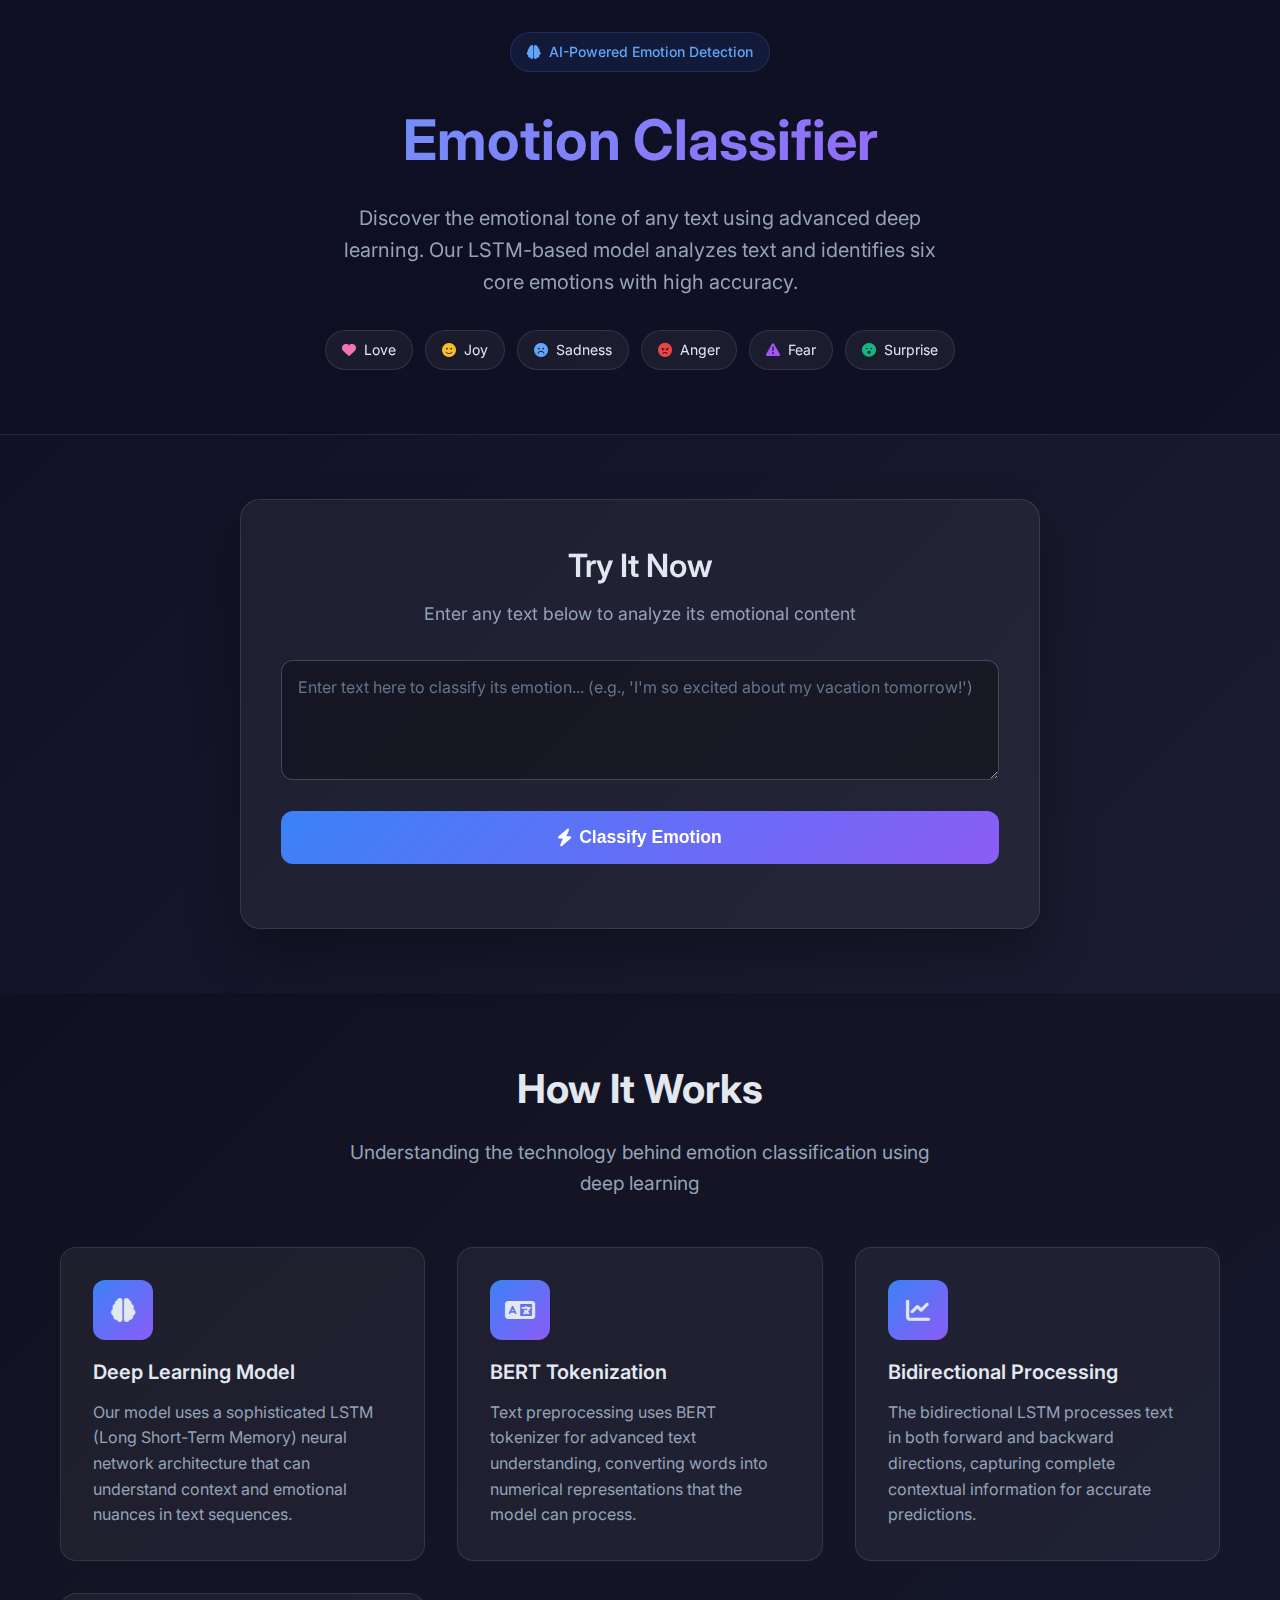
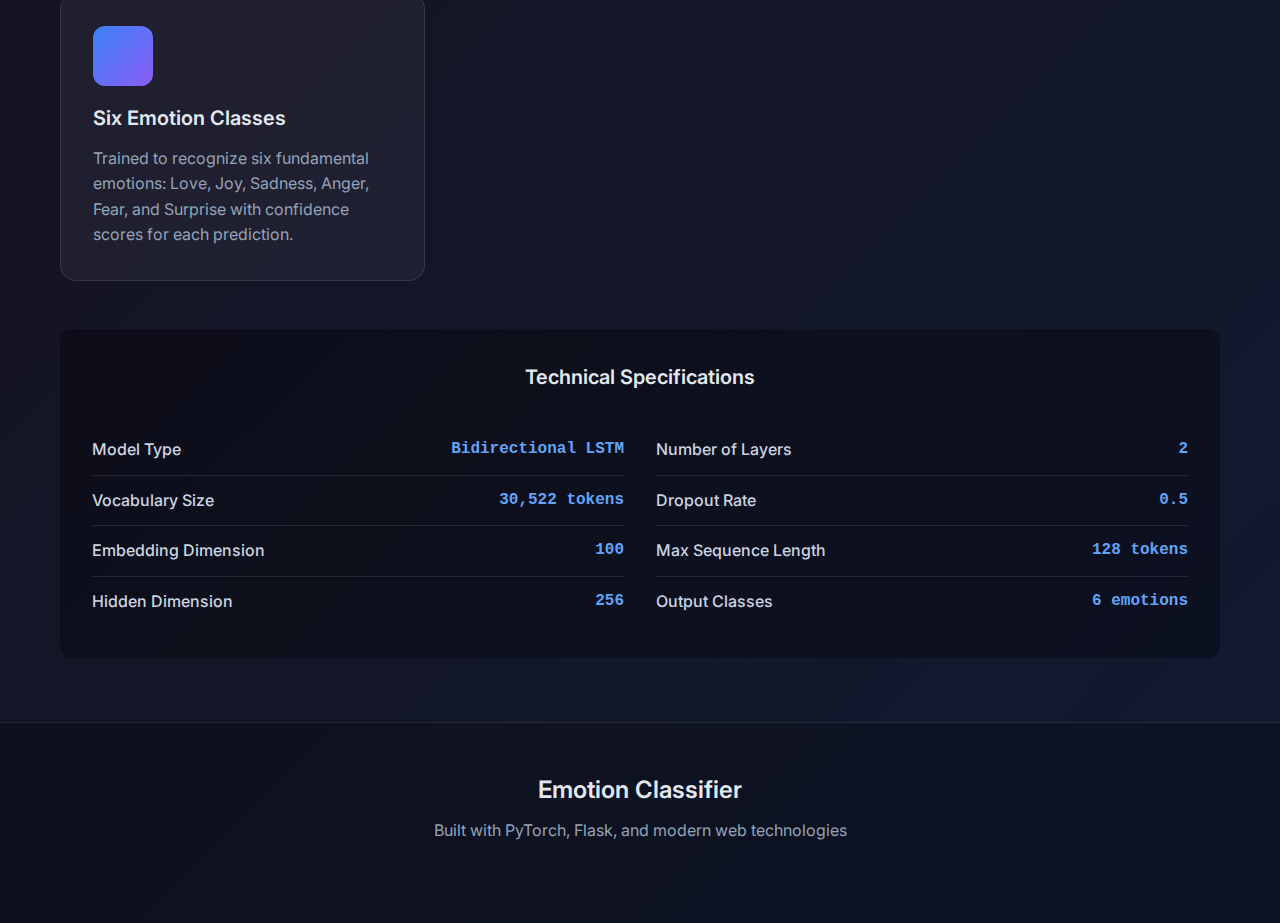
<file: templates/index1.html>
<!DOCTYPE html>
<html lang="en">
<head>
    <meta charset="UTF-8">
    <meta name="viewport" content="width=device-width, initial-scale=1.0">
    <title>Emotion Classifier - AI-Powered Text Analysis</title>
    <link href="https://fonts.googleapis.com/css2?family=Inter:wght@300;400;500;600;700&display=swap" rel="stylesheet">
    <link href="https://cdnjs.cloudflare.com/ajax/libs/font-awesome/6.0.0/css/all.min.css" rel="stylesheet">
    <style>
        * {
            margin: 0;
            padding: 0;
            box-sizing: border-box;
        }

        body {
            font-family: 'Inter', sans-serif;
            background: linear-gradient(135deg, #0f0f23 0%, #1a1a2e 50%, #16213e 100%);
            color: #e2e8f0;
            min-height: 100vh;
            line-height: 1.6;
        }

        .container {
            max-width: 1200px;
            margin: 0 auto;
            padding: 0 20px;
        }

        /* Header */
        .header {
            padding: 2rem 0;
            text-align: center;
            background: rgba(15, 15, 35, 0.8);
            backdrop-filter: blur(10px);
            border-bottom: 1px solid rgba(255, 255, 255, 0.1);
        }

        .badge {
            display: inline-flex;
            align-items: center;
            gap: 0.5rem;
            background: rgba(59, 130, 246, 0.1);
            color: #60a5fa;
            padding: 0.5rem 1rem;
            border-radius: 50px;
            font-size: 0.875rem;
            font-weight: 500;
            margin-bottom: 1.5rem;
            border: 1px solid rgba(59, 130, 246, 0.2);
        }

        .main-title {
            font-size: 3.5rem;
            font-weight: 700;
            background: linear-gradient(135deg, #60a5fa 0%, #a855f7 100%);
            -webkit-background-clip: text;
            -webkit-text-fill-color: transparent;
            background-clip: text;
            margin-bottom: 1rem;
        }

        .subtitle {
            font-size: 1.25rem;
            color: #94a3b8;
            max-width: 600px;
            margin: 0 auto 2rem;
        }

        .emotion-tags {
            display: flex;
            flex-wrap: wrap;
            justify-content: center;
            gap: 0.75rem;
            margin-bottom: 2rem;
        }

        .emotion-tag {
            display: flex;
            align-items: center;
            gap: 0.5rem;
            background: rgba(255, 255, 255, 0.05);
            padding: 0.5rem 1rem;
            border-radius: 25px;
            font-size: 0.875rem;
            border: 1px solid rgba(255, 255, 255, 0.1);
            transition: all 0.3s ease;
        }

        .emotion-tag:hover {
            background: rgba(255, 255, 255, 0.1);
            transform: translateY(-2px);
        }

        /* Main Demo Section */
        .demo-section {
            padding: 4rem 0;
        }

        .demo-card {
            background: rgba(255, 255, 255, 0.05);
            backdrop-filter: blur(20px);
            border: 1px solid rgba(255, 255, 255, 0.1);
            border-radius: 20px;
            padding: 2.5rem;
            box-shadow: 0 25px 50px rgba(0, 0, 0, 0.3);
            max-width: 800px;
            margin: 0 auto;
        }

        .demo-header {
            text-align: center;
            margin-bottom: 2rem;
        }

        .demo-title {
            font-size: 2rem;
            font-weight: 600;
            margin-bottom: 0.5rem;
        }

        .demo-description {
            color: #94a3b8;
            font-size: 1.1rem;
        }

        .input-group {
            margin-bottom: 1.5rem;
        }

        .text-input {
            width: 100%;
            min-height: 120px;
            padding: 1rem;
            background: rgba(0, 0, 0, 0.3);
            border: 1px solid rgba(255, 255, 255, 0.2);
            border-radius: 12px;
            color: #e2e8f0;
            font-size: 1rem;
            font-family: inherit;
            resize: vertical;
            transition: all 0.3s ease;
        }

        .text-input:focus {
            outline: none;
            border-color: #60a5fa;
            box-shadow: 0 0 0 3px rgba(96, 165, 250, 0.1);
        }

        .text-input::placeholder {
            color: #64748b;
        }

        .analyze-btn {
            width: 100%;
            padding: 1rem 2rem;
            background: linear-gradient(135deg, #3b82f6 0%, #8b5cf6 100%);
            color: white;
            border: none;
            border-radius: 12px;
            font-size: 1.1rem;
            font-weight: 600;
            cursor: pointer;
            transition: all 0.3s ease;
            display: flex;
            align-items: center;
            justify-content: center;
            gap: 0.5rem;
            margin-bottom: 1.5rem;
        }

        .analyze-btn:hover:not(:disabled) {
            transform: translateY(-2px);
            box-shadow: 0 10px 25px rgba(59, 130, 246, 0.3);
        }

        .analyze-btn:disabled {
            opacity: 0.7;
            cursor: not-allowed;
        }

        .loading-spinner {
            width: 20px;
            height: 20px;
            border: 2px solid rgba(255, 255, 255, 0.3);
            border-top: 2px solid white;
            border-radius: 50%;
            animation: spin 1s linear infinite;
        }

        @keyframes spin {
            0% { transform: rotate(0deg); }
            100% { transform: rotate(360deg); }
        }

        /* Results Section */
        .results-card {
            background: rgba(0, 0, 0, 0.2);
            border: 1px solid rgba(255, 255, 255, 0.1);
            border-radius: 12px;
            padding: 1.5rem;
            margin-top: 1.5rem;
            display: none;
        }

        .results-card.show {
            display: block;
            animation: fadeInUp 0.5s ease;
        }

        @keyframes fadeInUp {
            from {
                opacity: 0;
                transform: translateY(20px);
            }
            to {
                opacity: 1;
                transform: translateY(0);
            }
        }

        .result-header {
            display: flex;
            align-items: center;
            gap: 0.75rem;
            margin-bottom: 1rem;
        }

        .result-emotion {
            font-size: 1.5rem;
            font-weight: 600;
            text-transform: capitalize;
        }

        .result-confidence {
            background: rgba(34, 197, 94, 0.2);
            color: #4ade80;
            padding: 0.25rem 0.75rem;
            border-radius: 20px;
            font-size: 0.875rem;
            font-weight: 500;
        }

        .probabilities-section {
            margin-top: 1.5rem;
        }

        .probabilities-title {
            font-size: 1rem;
            font-weight: 600;
            margin-bottom: 1rem;
            color: #cbd5e1;
        }

        .probability-item {
            display: flex;
            align-items: center;
            justify-content: space-between;
            margin-bottom: 0.75rem;
        }

        .probability-label {
            display: flex;
            align-items: center;
            gap: 0.5rem;
            font-weight: 500;
            text-transform: capitalize;
        }

        .probability-bar {
            flex: 1;
            height: 8px;
            background: rgba(255, 255, 255, 0.1);
            border-radius: 4px;
            margin: 0 1rem;
            overflow: hidden;
        }

        .probability-fill {
            height: 100%;
            background: linear-gradient(90deg, #3b82f6, #8b5cf6);
            border-radius: 4px;
            transition: width 0.8s ease;
        }

        .probability-value {
            font-family: 'Courier New', monospace;
            font-size: 0.875rem;
            color: #94a3b8;
            min-width: 60px;
            text-align: right;
        }

        /* Error Message */
        .error-message {
            background: rgba(239, 68, 68, 0.1);
            border: 1px solid rgba(239, 68, 68, 0.3);
            color: #fca5a5;
            padding: 1rem;
            border-radius: 8px;
            margin-top: 1rem;
            display: none;
        }

        .error-message.show {
            display: block;
        }

        /* How It Works Section */
        .how-it-works {
            padding: 4rem 0;
            background: rgba(0, 0, 0, 0.2);
        }

        .section-title {
            text-align: center;
            font-size: 2.5rem;
            font-weight: 700;
            margin-bottom: 1rem;
        }

        .section-subtitle {
            text-align: center;
            color: #94a3b8;
            font-size: 1.2rem;
            margin-bottom: 3rem;
            max-width: 600px;
            margin-left: auto;
            margin-right: auto;
        }

        .features-grid {
            display: grid;
            grid-template-columns: repeat(auto-fit, minmax(300px, 1fr));
            gap: 2rem;
            margin-bottom: 3rem;
        }

        .feature-card {
            background: rgba(255, 255, 255, 0.05);
            border: 1px solid rgba(255, 255, 255, 0.1);
            border-radius: 16px;
            padding: 2rem;
            transition: all 0.3s ease;
        }

        .feature-card:hover {
            transform: translateY(-5px);
            background: rgba(255, 255, 255, 0.08);
        }

        .feature-icon {
            width: 60px;
            height: 60px;
            background: linear-gradient(135deg, #3b82f6, #8b5cf6);
            border-radius: 12px;
            display: flex;
            align-items: center;
            justify-content: center;
            margin-bottom: 1rem;
            font-size: 1.5rem;
        }

        .feature-title {
            font-size: 1.25rem;
            font-weight: 600;
            margin-bottom: 0.75rem;
        }

        .feature-description {
            color: #94a3b8;
            line-height: 1.6;
        }

        /* Technical Details */
        .tech-details {
            background: rgba(0, 0, 0, 0.3);
            border-radius: 12px;
            padding: 2rem;
            margin-top: 2rem;
        }

        .tech-grid {
            display: grid;
            grid-template-columns: repeat(auto-fit, minmax(250px, 1fr));
            gap: 2rem;
        }

        .tech-item {
            display: flex;
            justify-content: space-between;
            align-items: center;
            padding: 0.75rem 0;
            border-bottom: 1px solid rgba(255, 255, 255, 0.1);
        }

        .tech-item:last-child {
            border-bottom: none;
        }

        .tech-label {
            font-weight: 500;
            color: #cbd5e1;
        }

        .tech-value {
            font-family: 'Courier New', monospace;
            color: #60a5fa;
            font-weight: 600;
        }

        /* Footer */
        .footer {
            background: rgba(0, 0, 0, 0.4);
            padding: 3rem 0;
            text-align: center;
            border-top: 1px solid rgba(255, 255, 255, 0.1);
        }

        .footer-title {
            font-size: 1.5rem;
            font-weight: 600;
            margin-bottom: 0.5rem;
        }

        .footer-description {
            color: #94a3b8;
            margin-bottom: 2rem;
        }

        /* Responsive Design */
        @media (max-width: 768px) {
            .main-title {
                font-size: 2.5rem;
            }
            
            .demo-card {
                padding: 1.5rem;
                margin: 0 1rem;
            }
            
            .emotion-tags {
                justify-content: center;
            }
            
            .features-grid {
                grid-template-columns: 1fr;
            }
        }

        /* Emotion Colors */
        .emotion-sadness { color: #60a5fa; }
        .emotion-joy { color: #fbbf24; }
        .emotion-love { color: #f472b6; }
        .emotion-anger { color: #ef4444; }
        .emotion-fear { color: #a855f7; }
        .emotion-surprise { color: #10b981; }
    </style>
</head>
<body>
    <!-- Header Section -->
    <header class="header">
        <div class="container">
            <div class="badge">
                <i class="fas fa-brain"></i>
                AI-Powered Emotion Detection
            </div>
            <h1 class="main-title">Emotion Classifier</h1>
            <p class="subtitle">
                Discover the emotional tone of any text using advanced deep learning. Our LSTM-based model analyzes text and identifies six core emotions with high accuracy.
            </p>
            <div class="emotion-tags">
                <div class="emotion-tag">
                    <i class="fas fa-heart emotion-love"></i>
                    Love
                </div>
                <div class="emotion-tag">
                    <i class="fas fa-smile emotion-joy"></i>
                    Joy
                </div>
                <div class="emotion-tag">
                    <i class="fas fa-frown emotion-sadness"></i>
                    Sadness
                </div>
                <div class="emotion-tag">
                    <i class="fas fa-angry emotion-anger"></i>
                    Anger
                </div>
                <div class="emotion-tag">
                    <i class="fas fa-exclamation-triangle emotion-fear"></i>
                    Fear
                </div>
                <div class="emotion-tag">
                    <i class="fas fa-surprise emotion-surprise"></i>
                    Surprise
                </div>
            </div>
        </div>
    </header>

    <!-- Demo Section -->
    <section class="demo-section">
        <div class="container">
            <div class="demo-card">
                <div class="demo-header">
                    <h2 class="demo-title">Try It Now</h2>
                    <p class="demo-description">Enter any text below to analyze its emotional content</p>
                </div>
                
                <div class="input-group">
                    <textarea 
                        id="inputText" 
                        class="text-input" 
                        placeholder="Enter text here to classify its emotion... (e.g., 'I'm so excited about my vacation tomorrow!')"
                    ></textarea>
                </div>
                
                <button id="analyzeBtn" class="analyze-btn" onclick="classifyEmotion()">
                    <i class="fas fa-bolt"></i>
                    <span id="btnText">Classify Emotion</span>
                </button>
                
                <div id="errorMessage" class="error-message"></div>
                
                <div id="resultsCard" class="results-card">
                    <div class="result-header">
                        <i id="resultIcon" class="fas fa-heart" style="font-size: 1.5rem;"></i>
                        <span id="resultEmotion" class="result-emotion">Joy</span>
                        <span id="resultConfidence" class="result-confidence">85.4%</span>
                    </div>
                    
                    <div class="probabilities-section">
                        <h4 class="probabilities-title">All Emotion Probabilities</h4>
                        <div id="probabilitiesList"></div>
                    </div>
                </div>
            </div>
        </div>
    </section>

    <!-- How It Works Section -->
    <section class="how-it-works">
        <div class="container">
            <h2 class="section-title">How It Works</h2>
            <p class="section-subtitle">Understanding the technology behind emotion classification using deep learning</p>
            
            <div class="features-grid">
                <div class="feature-card">
                    <div class="feature-icon">
                        <i class="fas fa-brain"></i>
                    </div>
                    <h3 class="feature-title">Deep Learning Model</h3>
                    <p class="feature-description">
                        Our model uses a sophisticated LSTM (Long Short-Term Memory) neural network architecture that can understand context and emotional nuances in text sequences.
                    </p>
                </div>
                
                <div class="feature-card">
                    <div class="feature-icon">
                        <i class="fas fa-language"></i>
                    </div>
                    <h3 class="feature-title">BERT Tokenization</h3>
                    <p class="feature-description">
                        Text preprocessing uses BERT tokenizer for advanced text understanding, converting words into numerical representations that the model can process.
                    </p>
                </div>
                
                <div class="feature-card">
                    <div class="feature-icon">
                        <i class="fas fa-chart-line"></i>
                    </div>
                    <h3 class="feature-title">Bidirectional Processing</h3>
                    <p class="feature-description">
                        The bidirectional LSTM processes text in both forward and backward directions, capturing complete contextual information for accurate predictions.
                    </p>
                </div>
                
                <div class="feature-card">
                    <div class="feature-icon">
                        <i class="fas fa-target"></i>
                    </div>
                    <h3 class="feature-title">Six Emotion Classes</h3>
                    <p class="feature-description">
                        Trained to recognize six fundamental emotions: Love, Joy, Sadness, Anger, Fear, and Surprise with confidence scores for each prediction.
                    </p>
                </div>
            </div>
            
            <div class="tech-details">
                <h3 class="feature-title" style="text-align: center; margin-bottom: 2rem;">Technical Specifications</h3>
                <div class="tech-grid">
                    <div>
                        <div class="tech-item">
                            <span class="tech-label">Model Type</span>
                            <span class="tech-value">Bidirectional LSTM</span>
                        </div>
                        <div class="tech-item">
                            <span class="tech-label">Vocabulary Size</span>
                            <span class="tech-value">30,522 tokens</span>
                        </div>
                        <div class="tech-item">
                            <span class="tech-label">Embedding Dimension</span>
                            <span class="tech-value">100</span>
                        </div>
                        <div class="tech-item">
                            <span class="tech-label">Hidden Dimension</span>
                            <span class="tech-value">256</span>
                        </div>
                    </div>
                    <div>
                        <div class="tech-item">
                            <span class="tech-label">Number of Layers</span>
                            <span class="tech-value">2</span>
                        </div>
                        <div class="tech-item">
                            <span class="tech-label">Dropout Rate</span>
                            <span class="tech-value">0.5</span>
                        </div>
                        <div class="tech-item">
                            <span class="tech-label">Max Sequence Length</span>
                            <span class="tech-value">128 tokens</span>
                        </div>
                        <div class="tech-item">
                            <span class="tech-label">Output Classes</span>
                            <span class="tech-value">6 emotions</span>
                        </div>
                    </div>
                </div>
            </div>
        </div>
    </section>

    <!-- Footer -->
    <footer class="footer">
        <div class="container">
            <h3 class="footer-title">Emotion Classifier</h3>
            <p class="footer-description">Built with PyTorch, Flask, and modern web technologies</p>
        </div>
    </footer>

    <script>
        const emotionIcons = {
            'sadness': 'fas fa-frown',
            'joy': 'fas fa-smile',
            'love': 'fas fa-heart',
            'anger': 'fas fa-angry',
            'fear': 'fas fa-exclamation-triangle',
            'surprise': 'fas fa-surprise'
        };

        const emotionColors = {
            'sadness': '#60a5fa',
            'joy': '#fbbf24',
            'love': '#f472b6',
            'anger': '#ef4444',
            'fear': '#a855f7',
            'surprise': '#10b981'
        };

        async function classifyEmotion() {
            const inputText = document.getElementById('inputText').value;
            const analyzeBtn = document.getElementById('analyzeBtn');
            const btnText = document.getElementById('btnText');
            const errorMessage = document.getElementById('errorMessage');
            const resultsCard = document.getElementById('resultsCard');

            // Clear previous results and errors
            errorMessage.classList.remove('show');
            resultsCard.classList.remove('show');
            errorMessage.textContent = '';

            if (!inputText.trim()) {
                showError('Please enter some text.');
                return;
            }

            // Show loading state
            analyzeBtn.disabled = true;
            btnText.innerHTML = '<div class="loading-spinner"></div> Analyzing...';

            try {
                const response = await fetch('/predict', {
                    method: 'POST',
                    headers: {
                        'Content-Type': 'application/json'
                    },
                    body: JSON.stringify({ text: inputText })
                });

                const result = await response.json();

                if (response.ok) {
                    displayResults(result);
                } else {
                    showError(result.error || 'An unknown error occurred.');
                }
            } catch (error) {
                console.error('Error:', error);
                showError('Could not connect to the server or an unexpected error occurred.');
            } finally {
                // Reset button state
                analyzeBtn.disabled = false;
                btnText.innerHTML = '<i class="fas fa-bolt"></i> Classify Emotion';
            }
        }

        function showError(message) {
            const errorMessage = document.getElementById('errorMessage');
            errorMessage.textContent = message;
            errorMessage.classList.add('show');
        }

        function displayResults(result) {
            const resultsCard = document.getElementById('resultsCard');
            const resultIcon = document.getElementById('resultIcon');
            const resultEmotion = document.getElementById('resultEmotion');
            const resultConfidence = document.getElementById('resultConfidence');
            const probabilitiesList = document.getElementById('probabilitiesList');

            // Update main result
            const emotion = result.predicted_emotion;
            const confidence = (parseFloat(result.confidence) * 100).toFixed(1);

            resultIcon.className = emotionIcons[emotion];
            resultIcon.style.color = emotionColors[emotion];
            resultEmotion.textContent = emotion.charAt(0).toUpperCase() + emotion.slice(1);
            resultEmotion.style.color = emotionColors[emotion];
            resultConfidence.textContent = confidence + '%';

            // Update probabilities
            probabilitiesList.innerHTML = '';
            Object.entries(result.all_probabilities).forEach(([emotionName, probability]) => {
                const percentage = (probability * 100).toFixed(1);
                
                const probabilityItem = document.createElement('div');
                probabilityItem.className = 'probability-item';
                
                probabilityItem.innerHTML = `
                    <div class="probability-label">
                        <i class="${emotionIcons[emotionName]}" style="color: ${emotionColors[emotionName]}"></i>
                        ${emotionName.charAt(0).toUpperCase() + emotionName.slice(1)}
                    </div>
                    <div class="probability-bar">
                        <div class="probability-fill" style="width: ${percentage}%; background: ${emotionColors[emotionName]}"></div>
                    </div>
                    <div class="probability-value">${percentage}%</div>
                `;
                
                probabilitiesList.appendChild(probabilityItem);
            });

            resultsCard.classList.add('show');
        }

        // Add enter key support for textarea
        document.getElementById('inputText').addEventListener('keydown', function(event) {
            if (event.ctrlKey && event.key === 'Enter') {
                classifyEmotion();
            }
        });

        // Add some example texts on page load
        window.addEventListener('load', function() {
            const examples = [
                "I'm so excited about my vacation tomorrow!",
                "I can't believe you would do this to me.",
                "I miss you so much, my heart aches.",
                "This is the best day of my life!",
                "I'm really worried about the exam results.",
                "Wow, I never expected this to happen!"
            ];
            
            // You can add a feature to cycle through examples if needed
        });
    </script>
</body>
</html>
</file>
